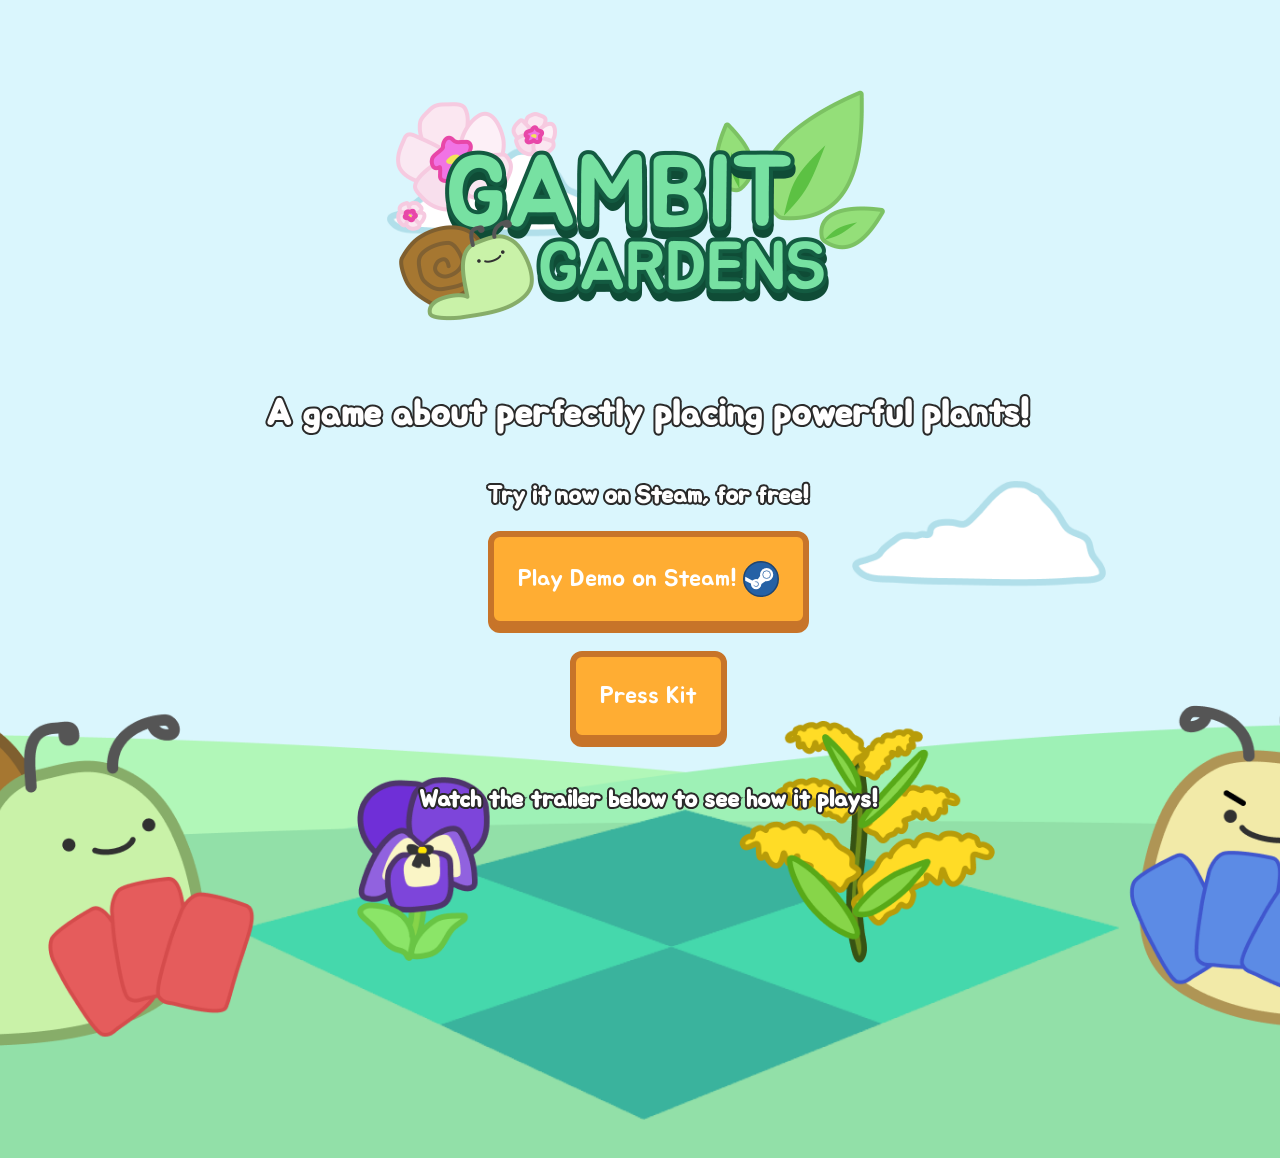
<file: index.html>
<!doctype html>
<html>
  <head>
    <meta property="og:url" content="http://lgtyqz.github.io/GambitGardens" />
    <meta property="og:title" content="Gambit Gardens Homepage" />
    <meta
      property="og:image"
      content="http://lgtyqz.github.io/GambitGardens/assets/images/GameLogo-large.png"
    />
    <meta
      property="og:description"
      content="Download page for Gambit Gardens, strategy game about ruling the garden by buying the best spots for your powerful plants before the other players get to them first!"
    />
    <!-- Google tag (gtag.js) -->
    <script
      async
      src="https://www.googletagmanager.com/gtag/js?id=G-QNN1NVMY90"
    ></script>
    <script>
      window.dataLayer = window.dataLayer || [];
      function gtag() {
        dataLayer.push(arguments);
      }
      gtag("js", new Date());

      gtag("config", "G-QNN1NVMY90");
    </script>
    <link rel="stylesheet" href="main.css" />
    <link rel="preconnect" href="https://fonts.googleapis.com" />
    <link rel="preconnect" href="https://fonts.gstatic.com" crossorigin />
    <link
      href="https://fonts.googleapis.com/css2?family=Jua&display=swap"
      rel="stylesheet"
    />
    <title>Gambit Gardens - Play Now!</title>
  </head>
  <body>
    <img id="logo" src="assets/images/Library Logo.png" />
    <h1>A game about perfectly placing powerful plants!</h1>
    <h2>Try it now on Steam, for free!</h2>
    <a
      id="download-apk-button"
      class="button"
      href="https://store.steampowered.com/app/5081930/Gambit_Gardens/"
    >
      <p>Play Demo on Steam!</p>
      <img id="android-icon" src="assets/images/Steam-logo.svg" />
    </a>
    <a id="press-kit-button" class="button" href="press-kit.html">
      <p>Press Kit</p>
    </a>
    <h2>Watch the trailer below to see how it plays!</h2>
    <iframe
      width="560"
      height="315"
      src="https://www.youtube.com/embed/_zqR0a5EYfI?si=uE8DqVqewhaDvtyI"
      title="YouTube video player"
      frameborder="0"
      allow="accelerometer; autoplay; clipboard-write; encrypted-media; gyroscope; picture-in-picture; web-share"
      referrerpolicy="strict-origin-when-cross-origin"
      allowfullscreen
    ></iframe>
  </body>
</html>
</file>
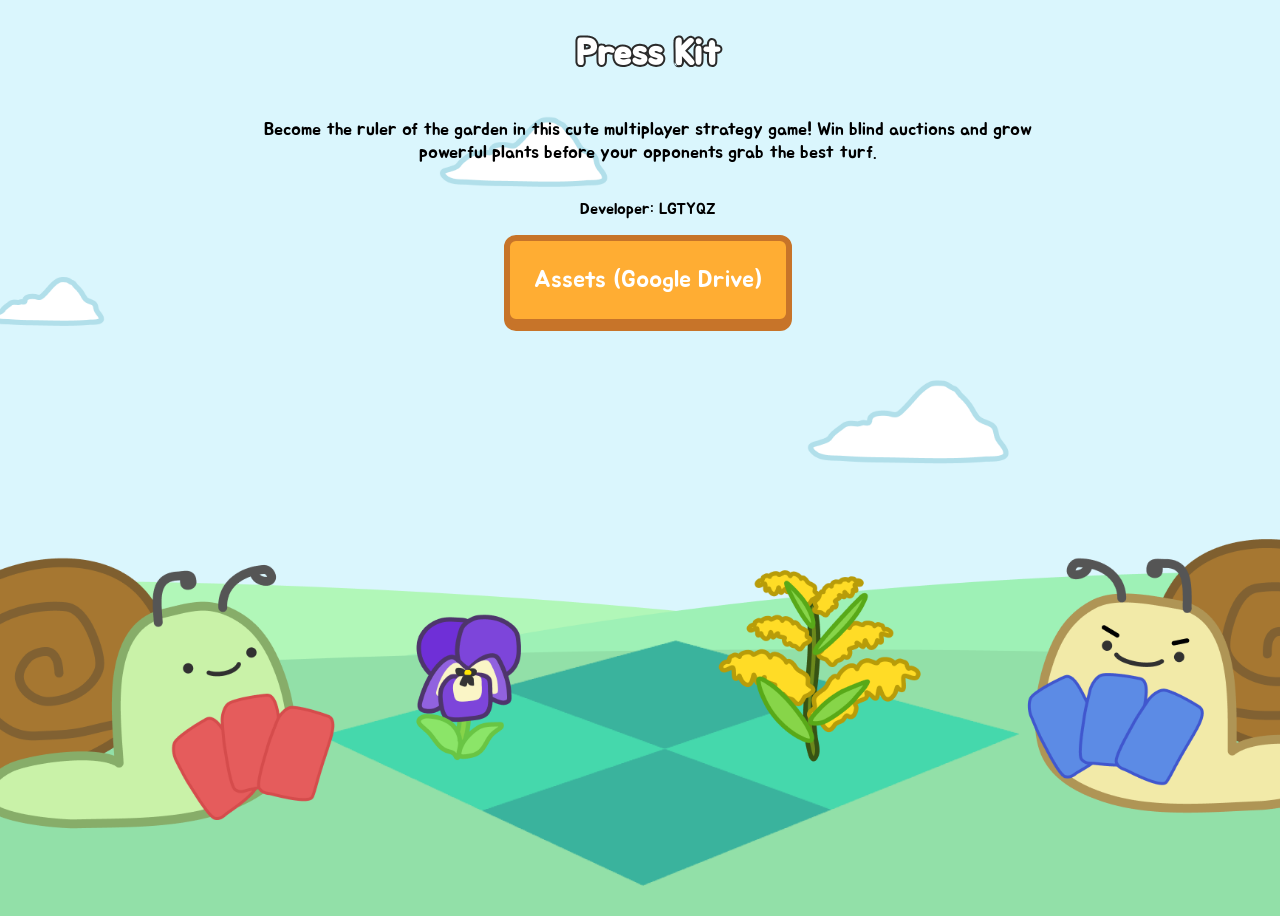
<file: press-kit.html>
<!doctype html>
<html>
  <head>
    <meta property="og:url" content="http://lgtyqz.github.io/GambitGardens" />
    <meta property="og:title" content="Gambit Gardens Homepage" />
    <meta
      property="og:image"
      content="http://lgtyqz.github.io/GambitGardens/assets/images/GameLogo-large.png"
    />
    <meta
      property="og:description"
      content="Download page for Gambit Gardens, strategy game about ruling the garden by buying the best spots for your powerful plants before the other players get to them first!"
    />
    <link rel="stylesheet" href="main.css" />
    <link rel="preconnect" href="https://fonts.googleapis.com" />
    <link rel="preconnect" href="https://fonts.gstatic.com" crossorigin />
    <link
      href="https://fonts.googleapis.com/css2?family=Jua&display=swap"
      rel="stylesheet"
    />
  </head>
  <body>
    <h1>Press Kit</h1>
    <p class="tagline">
      Become the ruler of the garden in this cute multiplayer strategy game! Win
      blind auctions and grow powerful plants before your opponents grab the
      best turf.
    </p>
    <p>Developer: LGTYQZ</p>
    <a
      href="https://drive.google.com/drive/folders/1roPbPxsRPBD4WHNIzA4ZA91ppvk0x_58?usp=sharing"
      class="button"
      ><p>Assets (Google Drive)</p></a
    >
  </body>
</html>
</file>
<file: main.css>
body {
  width: 100%;
  min-height: 100vh;
  background-image: url("./assets/images/Library\ Hero.png");
  background-size: auto 100%;
  background-repeat: no-repeat;
  background-position: center;
  display: flex;
  flex-direction: column;
  align-items: center;
  font-family: "Jua", sans-serif;
  font-weight: 400;
  text-align: center;
}

#logo {
  width: 50%;
}

h2,
h1 {
  paint-order: stroke;
  color: #ffffff;
  -webkit-text-stroke: 4px #2a2a2a;
}

h1 {
  font-size: 36px;
}

h2 {
  font-size: 24px;
}

#yt-preview {
  width: 300px;
  height: 650px;
  margin-bottom: 48px;
}

.button {
  display: flex;
  flex-direction: row;
  align-items: center;
  font-size: 24px;
  padding: 24px;
  border-radius: 12px;
  border-width: 6px;
  border-style: solid;
  border-color: #c77429;
  background-color: #ffad33;
  box-shadow: 0px 6px 0px #c77429;
  text-decoration: none;
  transition: transform 0.3s cubic-bezier(0.175, 0.885, 0.32, 1.275);
  margin-bottom: 24px;
}

.button:hover {
  transform: scale(1.1);
}

.button p {
  margin: 0px;
  font-style: normal;
  color: #ffffff;
}

#android-icon {
  width: 36px;
  height: 36px;
  margin-left: 6px;
}

p.tagline {
  max-width: 65vw;
  font-size: 18px;
}
</file>
